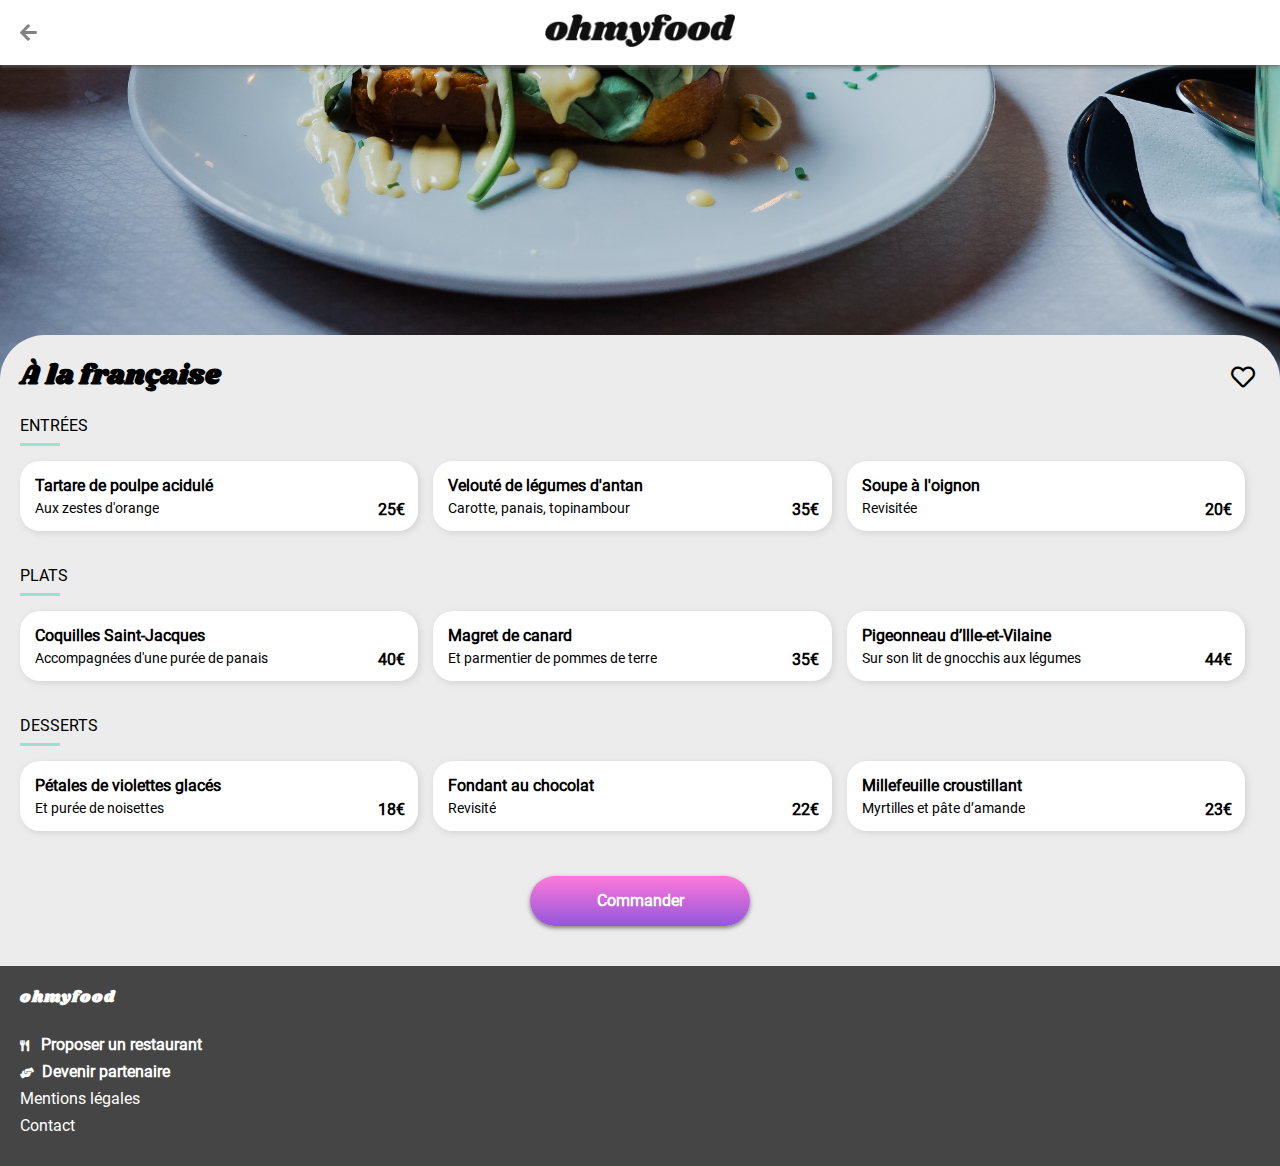
<file: menu-alafrancaise.html>
<!DOCTYPE html>
<html>
    <head>
        <meta charset="utf-8" />
        <meta name="viewport" content="width=device-width" />
        <link href="style.css" rel="stylesheet"/>
        <link href="font/fontawesome-free-5.15.1-web/css/all.css" rel="stylesheet"/>
        <title>À la française</title>
    </head>

<body>
    <header class="header-omf">
        <a href="index.html" class="header-omf__arrow"><i class="fas fa-arrow-left"></i></a> 
        <a href="#"><img src="img/img-logo.png" alt="logo"  class="header-omf__logo"/></a>
    </header>

    <section class="underheader-omf">
            <img src="img/3-a-la-francaise-2.jpg" alt="a-la-francaise" class="underheader-omf__picture"> 
    </section>                

    <section class="fond-gris-menu">
        <aside class="page-restaurant">

            <h1 class="page-restaurant__title">À la française</h1>
            <span class="hoverheart">
                <i class="far fa-heart"></i>
                <i class="fas fa-heart"></i>
            </span>
            
            <div class="page-menu__title">
                <h2 class="page-menu__text">entrées</h2>
                <div class="page-menu__line"></div>
            </div>
            <article class="page-menu">
                <div class="page-menu__bloc">
                        <h3 class="page-menu__plat">Tartare de poulpe acidulé</h3>
                        <div class="page-menu__accetprix">
                            <p class="page-menu__accompagnement">Aux zestes d'orange</p>
                            <p class="page-menu__prix">25€</p>
                        </div>
                        <div class="page-menu__check">
                            <i class="fas fa-check-circle"></i>
                        </div>
                </div>
                <div class="page-menu__bloc">
                        <h3 class="page-menu__plat">Velouté de légumes d'antan</h3>
                        <div class="page-menu__accetprix">
                            <p class="page-menu__accompagnement">Carotte, panais, topinambour</p>
                            <p class="page-menu__prix">35€</p>
                        </div>
                        <div class="page-menu__check">
                            <i class="fas fa-check-circle"></i>
                        </div>
                </div>
                <div class="page-menu__bloc">
                        <h3 class="page-menu__plat">Soupe à l'oignon</h3>
                        <div class="page-menu__accetprix">
                            <p class="page-menu__accompagnement">Revisitée</p>
                            <p class="page-menu__prix">20€</p>
                        </div>
                        <div class="page-menu__check">
                            <i class="fas fa-check-circle"></i>
                        </div>
                </div>
            </article>

            <div class="page-menu__title">
                <h2 class="page-menu__text">plats</h2>
                <div class="page-menu__line"></div>
            </div>
            <article class="page-menu">
                <div class="page-menu__bloc">
                        <h3 class="page-menu__plat">Coquilles Saint-Jacques</h3>
                        <div class="page-menu__accetprix">     
                            <p class="page-menu__accompagnement">Accompagnées d'une purée de panais</p>  
                            <p class="page-menu__prix">40€</p>
                        </div>
                            <div class="page-menu__check">
                                <i class="fas fa-check-circle"></i>
                            </div>     
                </div>
                <div class="page-menu__bloc">
                        <h3 class="page-menu__plat">Magret de canard</h3>
                        <div class="page-menu__accetprix"> 
                            <p class="page-menu__accompagnement">Et parmentier de pommes de terre</p>
                            <p class="page-menu__prix">35€</p>
                        </div>
                        <div class="page-menu__check">
                            <i class="fas fa-check-circle"></i>
                        </div>
                </div>
                <div class="page-menu__bloc">
                        <h3 class="page-menu__plat">Pigeonneau d’Ille-et-Vilaine</h3>
                        <div class="page-menu__accetprix"> 
                            <p class="page-menu__accompagnement">Sur son lit de gnocchis aux légumes</p>
                            <p class="page-menu__prix">44€</p>
                        </div>
                        <div class="page-menu__check">
                            <i class="fas fa-check-circle"></i>
                        </div>
                </div>
            </article>

            <div class="page-menu__title">
                <h2 class="page-menu__text">desserts</h2>
                <div class="page-menu__line"></div>
            </div>
            <article class="page-menu">
                <div class="page-menu__bloc">
                        <h3 class="page-menu__plat">Pétales de violettes glacés</h3>
                        <div class="page-menu__accetprix"> 
                            <p class="page-menu__accompagnement">Et purée de noisettes</p>
                            <p class="page-menu__prix">18€</p>
                        </div>
                        <div class="page-menu__check">
                            <i class="fas fa-check-circle"></i>
                        </div>
                </div>
                <div class="page-menu__bloc">
                        <h3 class="page-menu__plat">Fondant au chocolat</h3>
                        <div class="page-menu__accetprix"> 
                            <p class="page-menu__accompagnement">Revisité</p>
                            <p class="page-menu__prix">22€</p>
                        </div>
                        <div class="page-menu__check">
                            <i class="fas fa-check-circle"></i>
                        </div>
                </div>
                <div class="page-menu__bloc">
                        <h3 class="page-menu__plat">Millefeuille croustillant</h3>
                        <div class="page-menu__accetprix"> 
                            <p class="page-menu__accompagnement">Myrtilles et pâte d’amande</p>
                            <p class="page-menu__prix">23€</p>
                        </div>
                        <div class="page-menu__check">
                            <i class="fas fa-check-circle"></i>
                        </div>
                </div>
            </article>
        </aside>

        <a href="#" class="omf-btn">
            <p class="omf-btn__title">Commander</p> 
        </a>

    </section>

    <footer class="footer-omf">
        <div class="footer-omf__bloc">
            <h4 class="footer-omf__title">ohmyfood</h4>
            <p class="footer-omf__bloctext"><a href="#" class="footer-omf__bloclink"><i class="fas fa-utensils"></i> Proposer un restaurant</a></p>
            <p class="footer-omf__bloctext"><a href="#" class="footer-omf__bloclink"><i class="fas fa-hands-helping"></i>Devenir partenaire</a></p>
            <p class="footer-omf__bloctext"><a href="#" class="footer-omf__bloclinklight">Mentions légales</a></p>
            <p class="footer-omf__bloctext"></p><a href="#" class="footer-omf__bloclinklight">Contact</a></p>
        </div>
    </footer>
</body>
</html>
</file>
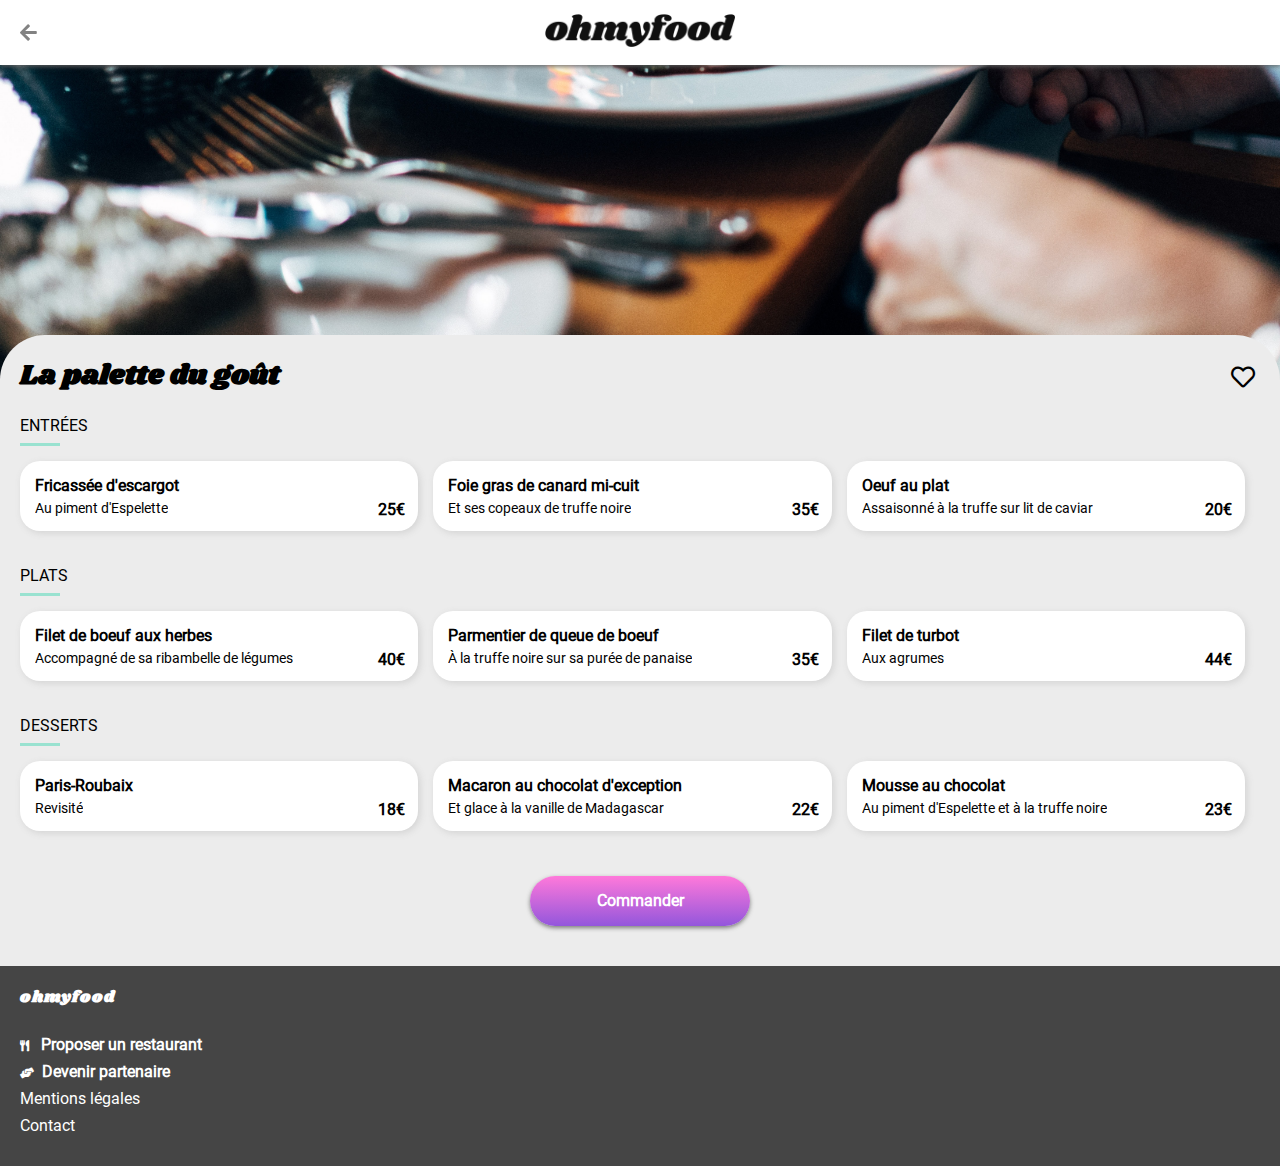
<file: menu-lapalettedugout.html>
<!DOCTYPE html>
<html>
    <head>
        <meta charset="utf-8" />
        <meta name="viewport" content="width=device-width" />
        <link href="style.css" rel="stylesheet"/>
        <link href="font/fontawesome-free-5.15.1-web/css/all.css" rel="stylesheet"/>
        <title>La palette du goût</title>
    </head>

<body>
    <header class="header-omf">
        <a href="index.html" class="header-omf__arrow"><i class="fas fa-arrow-left"></i></a> 
        <a href="#"><img src="img/img-logo.png" alt="logo" class="header-omf__logo"/></a>
    </header>

    <section class="underheader-omf">
            <img src="img/1-la-palette-du-gout-2.jpg" alt="la-palette-du-gout" class="underheader-omf__picture"> 
    </section>                

    <section class="fond-gris-menu">
        <aside class="page-restaurant">

            <h1 class="page-restaurant__title">La palette du goût</h1>
            <span class="hoverheart">
                <i class="far fa-heart"></i>
                <i class="fas fa-heart"></i>
            </span>
            
            <div class="page-menu__title">
                <h2 class="page-menu__text">entrées</h2>
                <div class="page-menu__line"></div>
            </div>
            <article class="page-menu">
                <div class="page-menu__bloc">
                        <h3 class="page-menu__plat">Fricassée d'escargot</h3>
                        <div class="page-menu__accetprix"> 
                            <p class="page-menu__accompagnement">Au piment d'Espelette</p>
                            <p class="page-menu__prix">25€</p>
                        </div>
                        <div class="page-menu__check">
                            <i class="fas fa-check-circle"></i>
                        </div>
                </div>
                <div class="page-menu__bloc">
                        <h3 class="page-menu__plat">Foie gras de canard mi-cuit</h3>
                        <div class="page-menu__accetprix"> 
                            <p class="page-menu__accompagnement">Et ses copeaux de truffe noire</p>
                            <p class="page-menu__prix">35€</p>
                        </div>
                        <div class="page-menu__check">
                            <i class="fas fa-check-circle"></i>
                        </div>
                </div>
                <div class="page-menu__bloc">
                        <h3 class="page-menu__plat">Oeuf au plat</h3>
                        <div class="page-menu__accetprix"> 
                            <p class="page-menu__accompagnement">Assaisonné à la truffe sur lit de caviar</p>
                            <p class="page-menu__prix">20€</p>
                        </div>
                        <div class="page-menu__check">
                            <i class="fas fa-check-circle"></i>
                        </div>
                </div>
            </article>

            <div class="page-menu__title">
                <h2 class="page-menu__text">plats</h2>
                <div class="page-menu__line"></div>
            </div>
            <article class="page-menu">
                <div class="page-menu__bloc">
                        <h3 class="page-menu__plat">Filet de boeuf aux herbes</h3>
                        <div class="page-menu__accetprix"> 
                            <p class="page-menu__accompagnement">Accompagné de sa ribambelle de légumes</p>
                            <p class="page-menu__prix">40€</p>
                        </div>
                        <div class="page-menu__check">
                            <i class="fas fa-check-circle"></i>
                        </div>
                </div>
                <div class="page-menu__bloc">
                        <h3 class="page-menu__plat">Parmentier de queue de boeuf</h3>
                        <div class="page-menu__accetprix"> 
                            <p class="page-menu__accompagnement">À la truffe noire sur sa purée de panaise</p>
                            <p class="page-menu__prix">35€</p>
                        </div>
                        <div class="page-menu__check">
                            <i class="fas fa-check-circle"></i>
                        </div>
                </div>
                <div class="page-menu__bloc">
                        <h3 class="page-menu__plat">Filet de turbot</h3>
                        <div class="page-menu__accetprix"> 
                            <p class="page-menu__accompagnement">Aux agrumes</p>
                            <p class="page-menu__prix">44€</p>
                        </div>
                        <div class="page-menu__check">
                            <i class="fas fa-check-circle"></i>
                        </div>
                </div>
            </article>

            <div class="page-menu__title">
                <h2 class="page-menu__text">desserts</h2>
                <div class="page-menu__line"></div>
            </div>
            <article class="page-menu">
                <div class="page-menu__bloc">
                        <h3 class="page-menu__plat">Paris-Roubaix</h3>
                        <div class="page-menu__accetprix"> 
                            <p class="page-menu__accompagnement">Revisité</p>
                            <p class="page-menu__prix">18€</p>
                        </div>
                        <div class="page-menu__check">
                            <i class="fas fa-check-circle"></i>
                        </div>
                </div>
                <div class="page-menu__bloc">
                        <h3 class="page-menu__plat">Macaron au chocolat d'exception</h3>
                        <div class="page-menu__accetprix"> 
                            <p class="page-menu__accompagnement">Et glace à la vanille de Madagascar</p>
                            <p class="page-menu__prix">22€</p>
                        </div>
                        <div class="page-menu__check">
                            <i class="fas fa-check-circle"></i>
                        </div>
                </div>
                <div class="page-menu__bloc">
                        <h3 class="page-menu__plat">Mousse au chocolat</h3>
                        <div class="page-menu__accetprix"> 
                            <p class="page-menu__accompagnement">Au piment d'Espelette et à la truffe noire</p>
                            <p class="page-menu__prix">23€</p>
                        </div>
                        <div class="page-menu__check">
                            <i class="fas fa-check-circle"></i>
                        </div>
                </div>
            </article>
        </aside>

        <a href="#" class="omf-btn">
            <p class="omf-btn__title">Commander</p> 
        </a>

    </section>

    <footer class="footer-omf">
        <div class="footer-omf__bloc">
            <h4 class="footer-omf__title">ohmyfood</h4>
            <p class="footer-omf__bloctext"><a href="#" class="footer-omf__bloclink"><i class="fas fa-utensils"></i> Proposer un restaurant</a></p>
            <p class="footer-omf__bloctext"><a href="#" class="footer-omf__bloclink"><i class="fas fa-hands-helping"></i>Devenir partenaire</a></p>
            <p class="footer-omf__bloctext"><a href="#" class="footer-omf__bloclinklight">Mentions légales</a></p>
            <p class="footer-omf__bloctext"></p><a href="#" class="footer-omf__bloclinklight">Contact</a></p>
        </div>
    </footer>
</body>
</html>
</file>
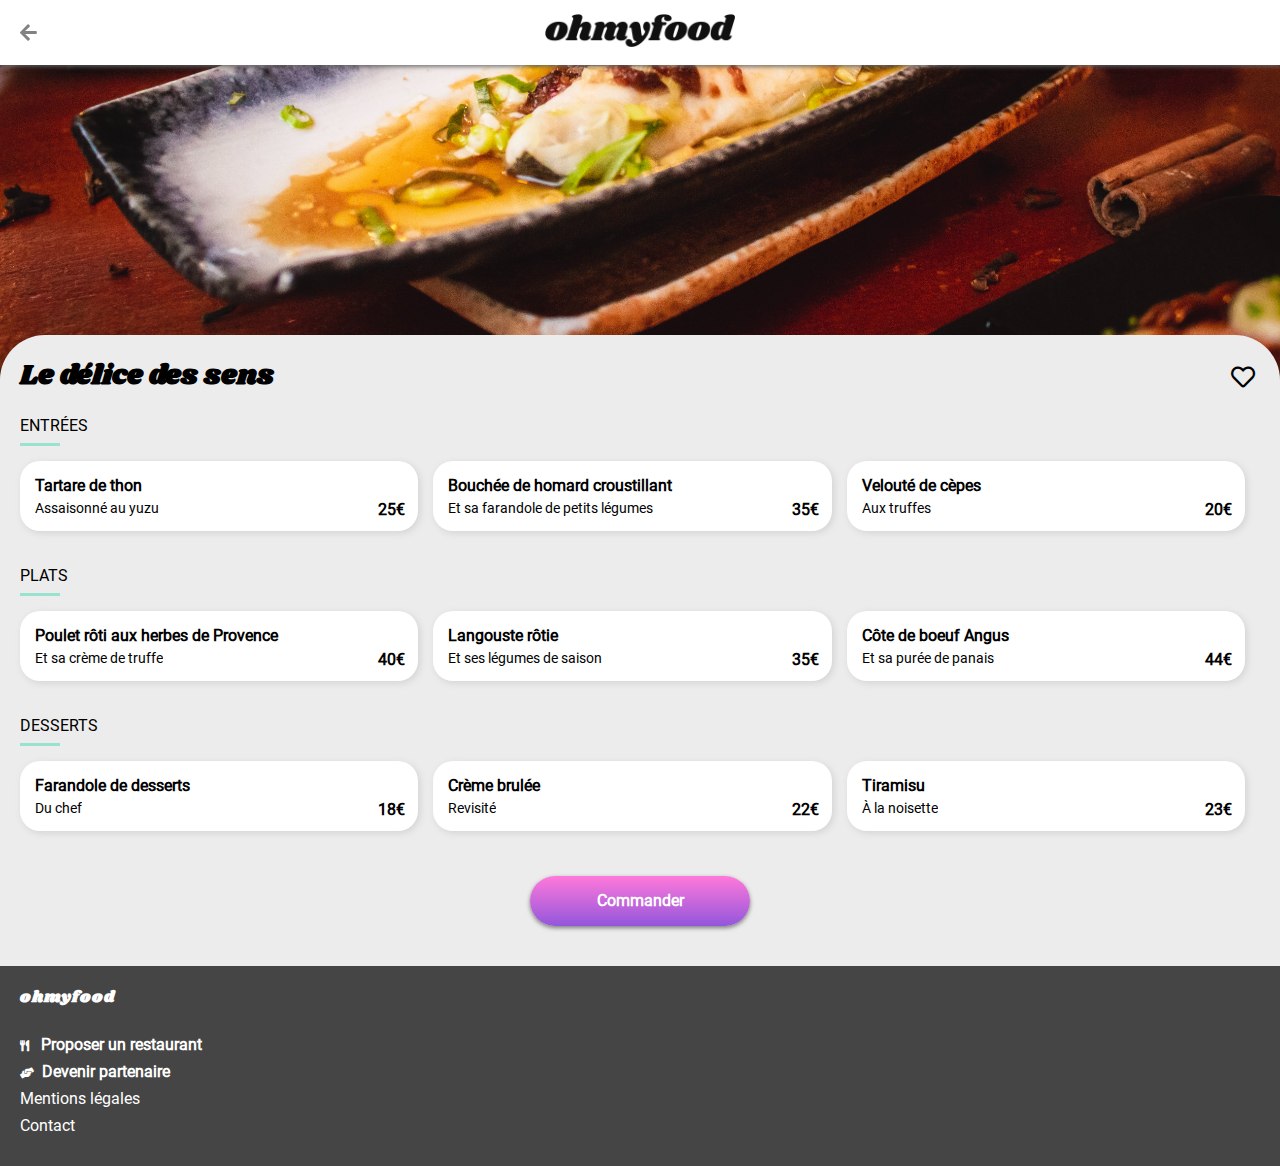
<file: menu-ledelicedessens.html>
<!DOCTYPE html>
<html>
    <head>
        <meta charset="utf-8" />
        <meta name="viewport" content="width=device-width" />
        <link href="style.css" rel="stylesheet"/>
        <link href="font/fontawesome-free-5.15.1-web/css/all.css" rel="stylesheet"/>
        <title>Le délice des sens</title>
    </head>

<body>
    <header class="header-omf">
        <a href="index.html" class="header-omf__arrow"><i class="fas fa-arrow-left"></i></a> 
        <a href="#"><img src="img/img-logo.png" alt="logo" class="header-omf__logo"/></a>
    </header>

    <section class="underheader-omf">
            <img src="img/4-le-delice-des-sens-2.jpg" alt="le-delice-des-sens" class="underheader-omf__picture"> 
    </section>                

    <section class="fond-gris-menu">
        <aside class="page-restaurant">

            <h1 class="page-restaurant__title">Le délice des sens</h1>
            <span class="hoverheart">
                <i class="far fa-heart"></i>
                <i class="fas fa-heart"></i>
            </span>
            
            <div class="page-menu__title">
                <h2 class="page-menu__text">entrées</h2>
                <div class="page-menu__line"></div>
            </div>
            <article class="page-menu">
                <div class="page-menu__bloc">
                        <h3 class="page-menu__plat">Tartare de thon</h3>
                        <div class="page-menu__accetprix"> 
                            <p class="page-menu__accompagnement">Assaisonné au yuzu</p>
                            <p class="page-menu__prix">25€</p>
                        </div>
                        <div class="page-menu__check">
                            <i class="fas fa-check-circle"></i>
                        </div>
                </div>
                <div class="page-menu__bloc">
                        <h3 class="page-menu__plat">Bouchée de homard croustillant</h3>
                        <div class="page-menu__accetprix"> 
                            <p class="page-menu__accompagnement">Et sa farandole de petits légumes</p>
                            <p class="page-menu__prix">35€</p>
                        </div>
                        <div class="page-menu__check">
                            <i class="fas fa-check-circle"></i>
                        </div>
                </div>
                <div class="page-menu__bloc">
                        <h3 class="page-menu__plat">Velouté de cèpes</h3>
                        <div class="page-menu__accetprix"> 
                            <p class="page-menu__accompagnement">Aux truffes</p>
                            <p class="page-menu__prix">20€</p>
                        </div>
                        <div class="page-menu__check">
                            <i class="fas fa-check-circle"></i>
                        </div>
                </div>
            </article>

            <div class="page-menu__title">
                <h2 class="page-menu__text">plats</h2>
                <div class="page-menu__line"></div>
            </div>
            <article class="page-menu">
                <div class="page-menu__bloc">
                        <h3 class="page-menu__plat">Poulet rôti aux herbes de Provence</h3>
                        <div class="page-menu__accetprix"> 
                            <p class="page-menu__accompagnement">Et sa crème de truffe</p>
                            <p class="page-menu__prix">40€</p>
                        </div>
                        <div class="page-menu__check">
                            <i class="fas fa-check-circle"></i>
                        </div>
                </div>
                <div class="page-menu__bloc">
                        <h3 class="page-menu__plat">Langouste rôtie</h3>
                        <div class="page-menu__accetprix"> 
                            <p class="page-menu__accompagnement">Et ses légumes de saison</p>
                            <p class="page-menu__prix">35€</p>
                        </div>
                        <div class="page-menu__check">
                            <i class="fas fa-check-circle"></i>
                        </div>
                </div>
                <div class="page-menu__bloc">
                        <h3 class="page-menu__plat">Côte de boeuf Angus</h3>
                        <div class="page-menu__accetprix"> 
                            <p class="page-menu__accompagnement">Et sa purée de panais</p>
                            <p class="page-menu__prix">44€</p>
                        </div>
                        <div class="page-menu__check">
                            <i class="fas fa-check-circle"></i>
                        </div>
                </div>
            </article>

            <div class="page-menu__title">
                <h2 class="page-menu__text">desserts</h2>
                <div class="page-menu__line"></div>
            </div>
            <article class="page-menu">

                </div>
                <div class="page-menu__bloc">
                        <h3 class="page-menu__plat">Farandole de desserts</h3>
                        <div class="page-menu__accetprix"> 
                            <p class="page-menu__accompagnement">Du chef</p>
                            <p class="page-menu__prix">18€</p>
                        </div>
                        <div class="page-menu__check">
                            <i class="fas fa-check-circle"></i>
                        </div>
                </div>
                <div class="page-menu__bloc">
                        <h3 class="page-menu__plat">Crème brulée</h3>
                        <div class="page-menu__accetprix"> 
                            <p class="page-menu__accompagnement">Revisité</p>
                            <p class="page-menu__prix">22€</p>
                        </div>
                        <div class="page-menu__check">
                            <i class="fas fa-check-circle"></i>
                        </div>
                </div>
                <div class="page-menu__bloc">
                        <h3 class="page-menu__plat">Tiramisu</h3>
                        <div class="page-menu__accetprix"> 
                            <p class="page-menu__accompagnement">À la noisette</p>
                            <p class="page-menu__prix">23€</p>
                        </div>
                        <div class="page-menu__check">
                            <i class="fas fa-check-circle"></i>
                        </div>
                </div>
            </article>
        </aside>

        <a href="#" class="omf-btn">
            <p class="omf-btn__title">Commander</p> 
        </a>

    </section>

    <footer class="footer-omf">
        <div class="footer-omf__bloc">
            <h4 class="footer-omf__title">ohmyfood</h4>
            <p class="footer-omf__bloctext"><a href="#" class="footer-omf__bloclink"><i class="fas fa-utensils"></i> Proposer un restaurant</a></p>
            <p class="footer-omf__bloctext"><a href="#" class="footer-omf__bloclink"><i class="fas fa-hands-helping"></i>Devenir partenaire</a></p>
            <p class="footer-omf__bloctext"><a href="#" class="footer-omf__bloclinklight">Mentions légales</a></p>
            <p class="footer-omf__bloctext"></p><a href="#" class="footer-omf__bloclinklight">Contact</a></p>
        </div>
    </footer>
</body>
</html>
</file>
<file: style.css>
@font-face {
  font-family: "Roboto";
  src: url("font/Roboto-Regular.ttf");
  src: url("font/Roboto-Regular.ttf") format("truetype");
  font-weight: normal;
  font-style: normal;
}
@font-face {
  font-family: "Shrikhand";
  src: url("font/Shrikhand-Regular.ttf");
  src: url("font/Shrikhand-Regular.ttf") format("truetype");
  font-weight: normal;
  font-style: normal;
}
.header-omf {
  position: sticky;
  top: 0;
  background: white;
  height: 65px;
  box-shadow: 0 2px 4px #636363cc;
  display: flex;
  justify-content: center;
  align-items: center;
  z-index: 2;
}
.header-omf__arrow {
  text-decoration: none;
  color: #636363cc;
  font-weight: bold;
  font-size: 1.2rem;
  position: absolute;
  left: 20px;
  top: 50%;
  transform: translateY(-50%);
}
.header-omf__arrow:hover {
  color: rgba(0, 0, 0, 0.8);
}
.header-omf__logo {
  width: 190px;
}

.under-header {
  background: #ececec;
  padding-bottom: 30px;
}

.location {
  background: #d3d3d3;
}
.location__link {
  height: 50px;
  display: flex;
  justify-content: center;
  align-items: center;
  text-decoration: none;
  color: black;
  font-weight: bold;
  font-size: 1rem;
}
.location__text {
  margin: 0 25px;
}
.location .fas {
  margin-bottom: 2px;
}

.bloc-accroche__title {
  font-weight: bold;
  font-size: 1.5rem;
  text-align: center;
  margin: 40px 50px 20px 50px;
}
.bloc-accroche__text {
  font-weight: normal;
  font-size: 1.1rem;
  text-align: center;
  margin: 0 20px;
}

.underheader-omf {
  overflow: hidden;
  height: 320px;
}
.underheader-omf__picture {
  height: 100%;
  width: 100%;
  object-fit: cover;
  object-position: center bottom;
}

.bloc-title {
  font-weight: bold;
  font-size: 1.5rem;
  padding: 50px 0 10px 20px;
  margin: 0;
}

.bloc-fonctionnement {
  padding-bottom: 50px;
  display: flex;
  flex-direction: column;
  justify-content: space-around;
}

.onglet-fonct {
  text-decoration: none;
  display: flex;
  align-items: center;
  background: #ececec;
  border-radius: 20px;
  margin: 10px 20px 10px 25px;
  box-shadow: 2px 2px 7px #d3d3d3;
}
.onglet-fonct__ball {
  position: relative;
  margin-left: -10px;
  height: 27px;
  width: 27px;
  background: #9356DC;
  border-radius: 20px;
}
.onglet-fonct .fas {
  width: 15px;
  height: 15px;
  color: #636363cc;
  margin-left: 20px;
}
.onglet-fonct__numb {
  margin: 4px 0 0 9px;
  font-weight: bold;
  color: white;
}
.onglet-fonct__text {
  text-decoration: none;
  color: black;
  font-weight: bold;
  font-size: 1rem;
  padding: 27px;
  margin: 0;
}
.onglet-fonct:hover {
  background: #f2eafb;
  transition: 0.5s linear;
}
.onglet-fonct:hover .fas {
  color: #9356DC;
  transition: 0.5s linear;
}

@media screen and (min-width: 580px) {
  .onglet-fonct {
    width: 100%;
  }
}
.fond-gris {
  background: #ececec;
}
.fond-gris__withbr {
  border-radius: 20px;
}

.bloc-restaurant {
  padding-bottom: 50px;
  display: flex;
  flex-direction: column;
  justify-content: space-around;
}

.rest-prev {
  position: relative;
  background: white;
  height: 250px;
  border-radius: 20px;
  margin: 20px;
  box-shadow: 2px 2px 7px #d3d3d3;
}
.rest-prev__link {
  text-decoration: none;
  color: black;
}
.rest-prev__card {
  overflow: hidden;
  height: 70%;
}
.rest-prev--cardpicture {
  border-radius: 20px 20px 0px 0px;
  width: 100%;
  height: 100%;
  object-fit: cover;
}
.rest-prev__new {
  position: absolute;
  right: 15px;
  top: 15px;
  background: #99E2D0;
  border-radius: 2px;
}
.rest-prev__newtext {
  display: block;
  font-size: 0.9rem;
  text-align: center;
  color: #278870;
  padding: 8px;
}
.rest-prev__title {
  margin: 15px 0px 5px 15px;
  font-weight: bold;
  font-size: 1rem;
}
.rest-prev__place {
  margin: 0px 0px 0px 15px;
  font-weight: normal;
  font-size: 1rem;
}
.rest-prev .hoverheart:hover .fas.fa-heart {
  opacity: 1;
  transition: 0.3s ease-in-out;
}
.rest-prev .hoverheart:hover .far.fa-heart {
  opacity: 0;
  transition: 0.3s ease-in-out;
}
.rest-prev .fas.fa-heart {
  font-size: 1.5rem;
  position: absolute;
  right: 25px;
  bottom: 25px;
  background: linear-gradient(#FF79DA, #9356DC);
  -webkit-background-clip: text;
  -webkit-text-fill-color: transparent;
  opacity: 0;
}
.rest-prev .far.fa-heart {
  font-size: 1.5rem;
  position: absolute;
  right: 25px;
  bottom: 25px;
  opacity: 1;
}

@media screen and (min-width: 580px) {
  .bloc-fonctionnement {
    flex-direction: row;
    justify-content: space-between;
  }

  .bloc-restaurant {
    flex-direction: row;
    justify-content: space-between;
  }
}
.fond-gris-menu {
  position: relative;
  background-color: #ececec;
  border-radius: 45px 45px 0px 0px;
  margin-top: -50px;
  padding-bottom: 10px;
}

.page-restaurant {
  margin: 0px 20px;
}
.page-restaurant__title {
  font-family: "Shrikhand";
  font-size: 1.75rem;
  margin: 0;
  padding-top: 20px;
}
.page-restaurant .hoverheart:hover .fas.fa-heart {
  opacity: 1;
  transition: 0.3s ease-in-out;
}
.page-restaurant .hoverheart:hover .far.fa-heart {
  opacity: 0;
  transition: 0.3s ease-in-out;
}
.page-restaurant .fas.fa-heart {
  font-size: 1.5rem;
  position: absolute;
  right: 25px;
  top: 30px;
  background: linear-gradient(#FF79DA, #9356DC);
  -webkit-background-clip: text;
  -webkit-text-fill-color: transparent;
  opacity: 0;
}
.page-restaurant .far.fa-heart {
  font-size: 1.5rem;
  position: absolute;
  right: 25px;
  top: 30px;
  opacity: 1;
}

.page-menu {
  display: flex;
  flex-direction: column;
}
.page-menu__title {
  margin-bottom: 15px;
}
.page-menu__text {
  text-transform: uppercase;
  font-size: 1rem;
  font-weight: normal;
  margin: 20px 0px 8px 0px;
}
.page-menu__line {
  background-color: #99E2D0;
  margin: 0;
  height: 3px;
  width: 40px;
}
.page-menu__bloc {
  margin: 0 15px 15px 0;
  background: white;
  height: 70px;
  width: 100%;
  border-radius: 20px;
  box-shadow: 2px 2px 7px #d3d3d3;
  position: relative;
  overflow: hidden;
}
.page-menu__bloc:hover .page-menu__accetprix {
  width: calc(100% - 65px);
  transition: width 0.5s ease-in-out;
}
.page-menu__bloc:hover .page-menu__check {
  transform: translateX(0px);
  transition: 0.5s ease-in-out;
}
.page-menu__bloc:hover .fas.fa-check-circle {
  transform: rotate(360deg);
  transition: rotate 0.5s ease-in-out;
}
.page-menu__plat {
  margin: 15px 0px 5px 15px;
  font-weight: bold;
  font-size: 1rem;
}
.page-menu__accetprix {
  display: flex;
  justify-content: space-between;
  overflow: hidden;
  width: 100%;
  transform-origin: left 50%;
  transition-duration: 0.5s;
}
.page-menu__accompagnement {
  margin: 0px 0px 0px 15px;
  font-weight: normal;
  font-size: 0.85rem;
  white-space: nowrap;
  overflow: hidden;
  text-overflow: ellipsis;
}
.page-menu__prix {
  margin: 0;
  font-weight: bold;
  padding-left: 10px;
  width: 50px;
}
.page-menu__check {
  position: absolute;
  background-color: #99E2D0;
  top: 0;
  bottom: 0;
  right: 0;
  width: 65px;
  transform-origin: right 50%;
  border-radius: 0px 20px 20px 0px;
  transform: translateX(65px);
  overflow: hidden;
  transition-duration: 0.5s;
}
.page-menu .fas.fa-check-circle {
  position: absolute;
  left: 20px;
  top: 25px;
  font-size: 1.5rem;
  color: white;
  opacity: 1;
}

.page-menu__title > :nth-of-type(2) {
  animation: SlideDown 0.4s ease-in-out;
}

.page-menu > :nth-of-type(3) {
  animation: SlideDown 0.8s ease-in-out;
}

.page-menu > :nth-of-type(4) {
  animation: SlideDown 1.2s ease-in-out;
}

.page-menu > :nth-of-type(5) {
  animation: SlideDown 1.6s ease-in-out;
}

@keyframes SlideDown {
  from {
    transform: translateY(70px);
    opacity: 0;
  }
  to {
    transform: translateY(0px);
    opacity: 1;
  }
}
@media screen and (min-width: 580px) {
  .page-menu {
    display: flex;
    flex-direction: row;
  }
}
.footer-omf {
  background: rgba(23, 23, 23, 0.8);
  height: 200px;
}
.footer-omf__bloc {
  margin: 0px 20px;
}
.footer-omf__title {
  color: white;
  font-family: "Shrikhand";
  letter-spacing: 0.05rem;
  margin: 0;
  padding: 20px 0px 18px 0px;
}
.footer-omf__bloctext {
  margin: 8px 0;
}
.footer-omf__bloctext .fas {
  font-size: 0.7rem;
  margin-right: 8px;
}
.footer-omf__bloclink {
  text-decoration: none;
  color: white;
  font-weight: bold;
  font-size: 1rem;
}
.footer-omf__bloclinklight {
  text-decoration: none;
  color: white;
  font-weight: normal;
  font-size: 1rem;
}

.omf-btn {
  position: relative;
  display: block;
  text-decoration: none;
  width: 220px;
  height: 50px;
  margin: 30px auto;
  border-radius: 30px;
  background: linear-gradient(#FF79DA, #9356DC);
  box-shadow: 0 2px 4px #636363cc;
  z-index: 1;
}
.omf-btn__title {
  text-align: center;
  padding-top: 15px;
  color: white;
  font-weight: bold;
}
.omf-btn:hover::after {
  opacity: 1;
}
.omf-btn::after {
  content: "";
  position: absolute;
  border-radius: 30px;
  top: 0;
  right: 0;
  bottom: 0;
  left: 0;
  background: linear-gradient(#9356DC, #ae80e5);
  opacity: 0;
  z-index: -1;
  transition: opacity 250ms;
}

body {
  font-family: "Roboto";
  width: 100%;
  margin: auto;
}

* {
  box-sizing: border-box;
}

/*# sourceMappingURL=style.css.map */
</file>
